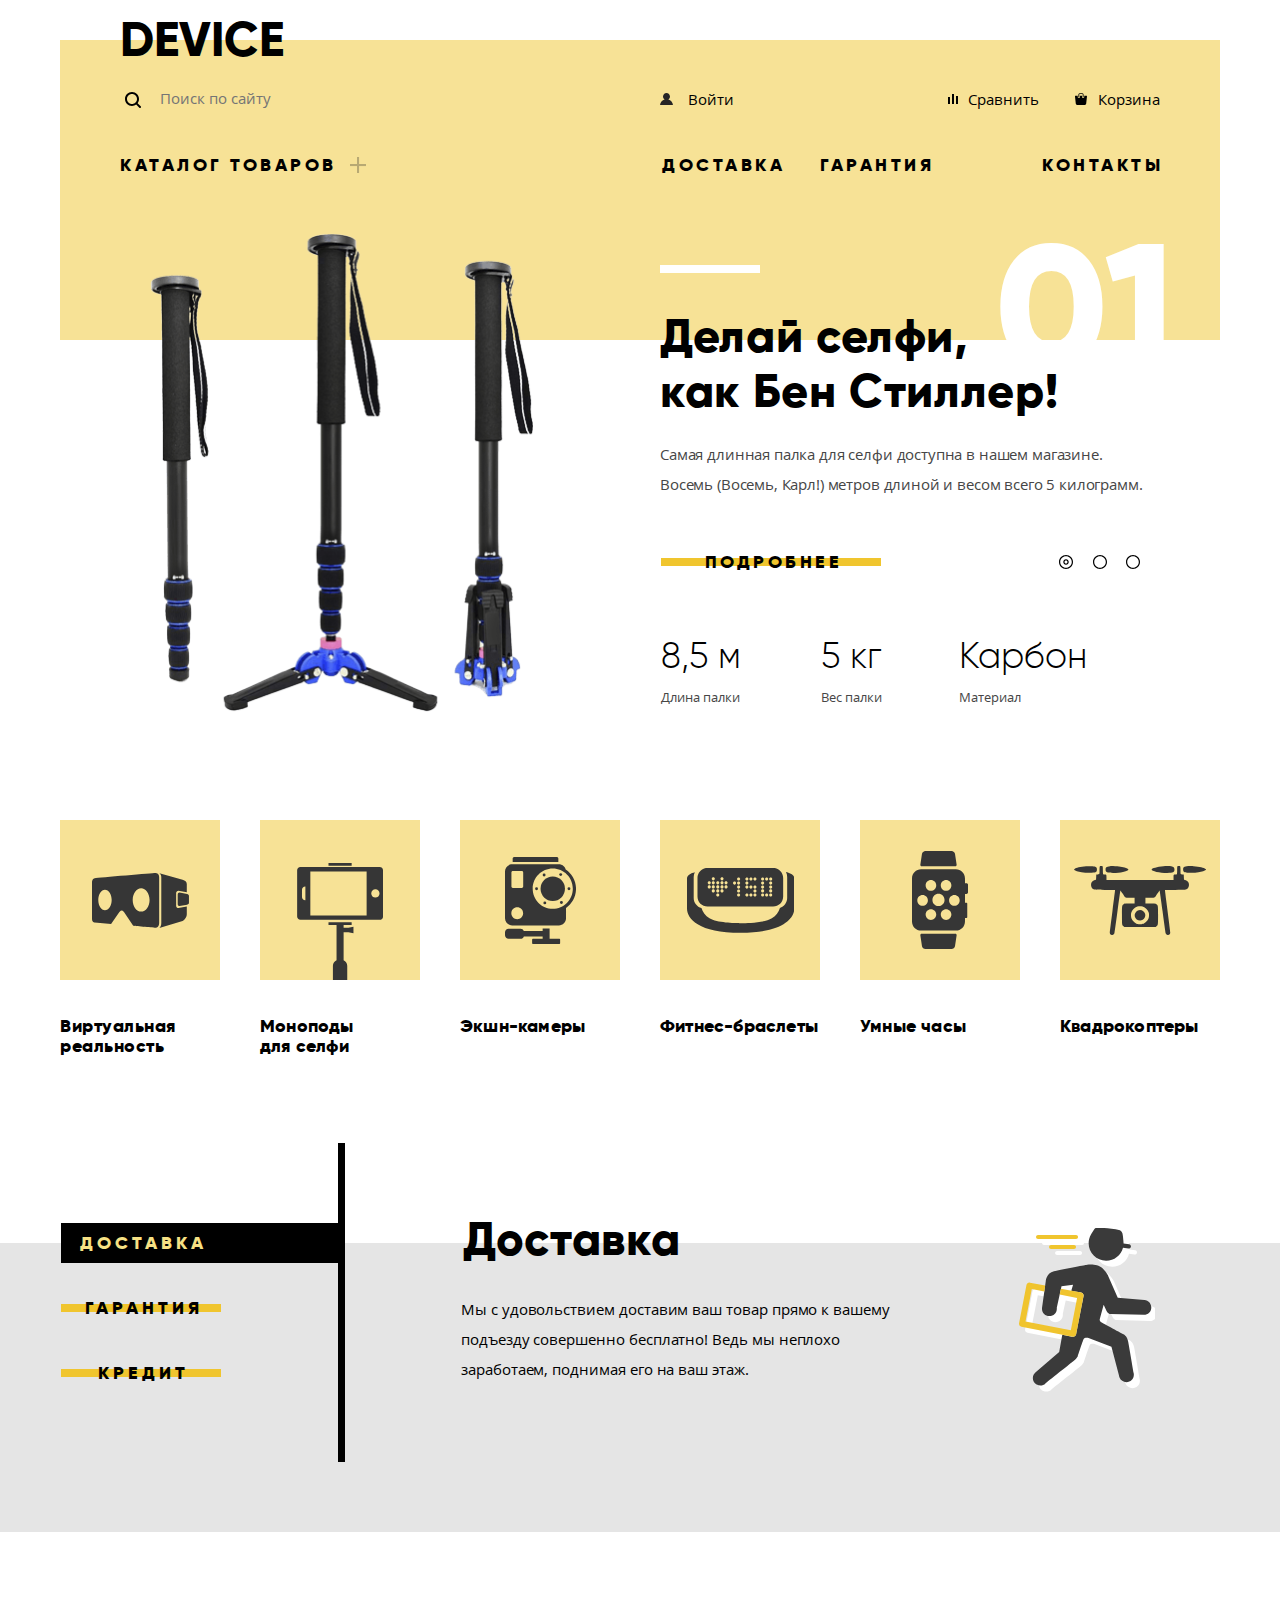
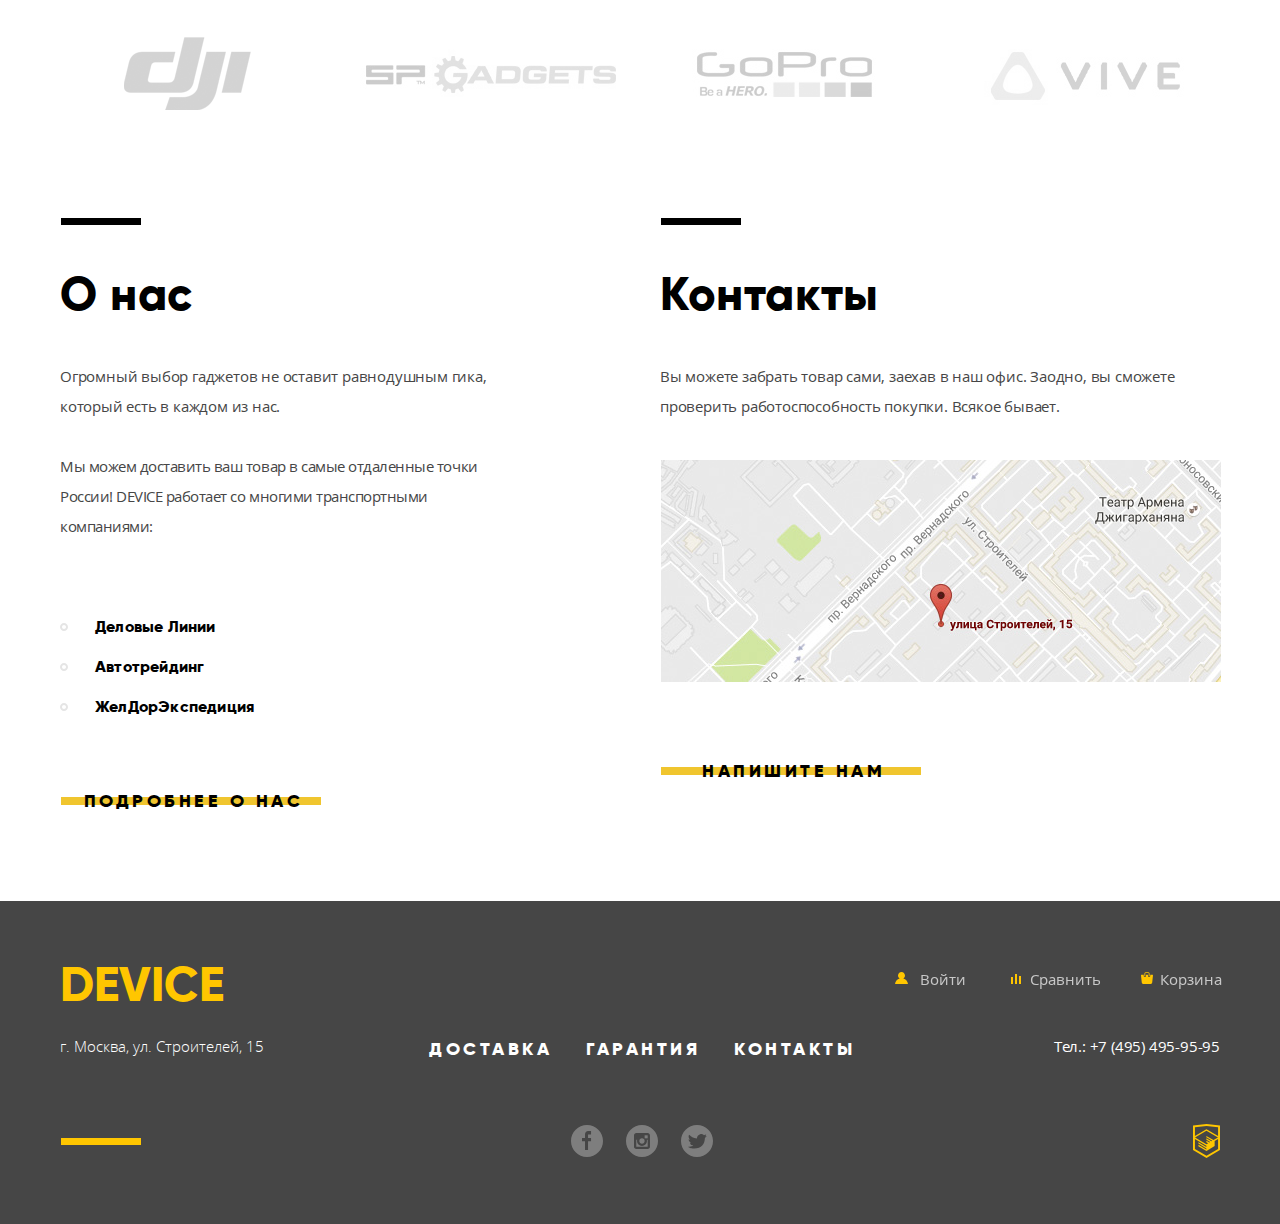
<file: index.html>
<!DOCTYPE html>
<html lang="ru">
  <head>
    <meta charset="utf-8">
    <title>Device</title>
    <link rel="stylesheet" href="css/normalize.css">
    <link rel="stylesheet" href="css/style.min.css">
  </head>
  <body>

    <div class="container">
      <header class="main-header">
        <a class="header-logo" href="#">DEVICE</a>
        <nav class="main-nav">
          <ul class="user-menu pos-flex">
            <li>
              <form action="get" class="user-menu-search">
                <input type="search" name="search" id="search" placeholder="Поиск по сайту">
                <input type="submit" value="Найти" class="btn-search visually-hidden">
              </form>
            </li>
            <li>
              <a href="#" class="user-menu-enter">Войти</a>
            </li>
            <li>
              <a href="#" class="user-menu-compare">Сравнить</a>
            </li>
            <li>
              <a href="#" class="user-menu-cart">Корзина</a>
            </li>
          </ul>
          <ul class="catalog-menu">
            <li class="catalog-menu-open-modal">
              <a href="#" class="catalog-menu-open-modal-trigger">Каталог товаров</a>
              <div class="catalog-modal">
                <ul class="catalog-modal-menu">
                  <li><a href="#">Виртуальная реальность</a></li>
                  <li><a href="catalog.html">Моноподы для селфи</a></li>
                  <li><a href="#">Экшн-камеры</a></li>
                </ul>
                <ul class="catalog-modal-menu">
                  <li><a href="#">Фитнес-браслеты</a></li>
                  <li><a href="#">Умные часы</a></li>
                </ul>
                <ul class="catalog-modal-menu">
                  <li><a href="#">Квадрокоптеры</a></li>
                </ul>
              </div>
            </li>
            <li><a href="#">Доставка</a></li>
            <li><a href="#">Гарантия</a></li>
            <li><a href="#">Контакты</a></li>
          </ul>
        </nav>
      </header>
    </div>

    <main>
      <h1 class="visually-hidden">Главная страница магазина гаджетов "Девайс"</h1>

      <div class="container">
        <section class="slider">
          <h2 class="visually-hidden">Хиты продаж</h2>

          <div class="slider-nav-check">
          </div>

          <input type="radio" id="slide-1" name="slider-nav-checked" class="visually-hidden" checked>
          <label for="slide-1" class="slider-nav-check-1"></label>
          <input type="radio" id="slide-2" name="slider-nav-checked" class="visually-hidden">
          <label for="slide-2" class="slider-nav-check-2"></label>
          <input type="radio" id="slide-3" name="slider-nav-checked" class="visually-hidden">
          <label for="slide-3" class="slider-nav-check-3"></label>

          <div class="slider-item slider-item-1">
            <div class="slider-img">
              <img src="img/slider-1.png" class="slider-pic-1" width="400" alt="Slider picture">
            </div>
            <div class="slider-description">
              <h2>Делай селфи,<br>как Бен Стиллер!</h2>
              <b class="slider-description-number">01</b>
              <p class="slider-description-about">
                Самая длинная палка для селфи доступна в нашем магазине. Восемь (Восемь, Карл!) метров длиной и весом всего 5 килограмм.
              </p>
              <a href="#" class="btn-about">Подробнее</a>
              <table class="slider-description-features">
                <tr>
                  <td>8,5 м</td>
                  <td>5 кг</td>
                  <td>Карбон</td>
                </tr>
                <tr>
                  <td>Длина палки</td>
                  <td>Вес палки</td>
                  <td>Материал</td>
                </tr>
              </table>
            </div>
          </div>
          <div class="slider-item slider-item-2">
            <div class="slider-img">
              <img src="img/slider-2.png" class="slider-pic-2" width="350" alt="Slider picture">
            </div>
            <div class="slider-description">
              <h2>Худеем<br>правильно!</h2>
              <b class="slider-description-number">02</b>
              <p class="slider-description-about">
                Мотивирующие фитнес-браслеты помогут найти в себе силы
                не пропускать занятия и соблюдать диету.
              </p>
              <a href="#" class="btn-about">Подробнее</a>
              <table class="slider-description-features">
                <tr>
                  <td>48 часов</td>
                </tr>
                <tr>
                  <td>Без подзараядки</td>
                </tr>
              </table>
            </div>
          </div>
          <div class="slider-item slider-item-3">
            <div class="slider-img">
              <img src="img/slider-3.png" class="slider-pic-3" width="530" alt="Slider picture">
            </div>
            <div class="slider-description">
              <h2>Порхает как бабочка, жалит как пчела!</h2>
              <b class="slider-description-number">03</b>
              <p class="slider-description-about">
                Этот обычный, на первый взгляд, квадрокоптер оснащен
                мощным лазером, замаскированным под стандартную камеру.
              </p>
              <a href="#" class="btn-about">Подробнее</a>
              <table class="slider-description-features">
                <tr>
                  <td>800 м</td>
                  <td>50 м</td>
                </tr>
                <tr>
                  <td>Дальность полета</td>
                  <td>Радиус поражения</td>
                </tr>
              </table>
            </div>
          </div>
        </section>
      </div>

      <div class="container">
        <section class="categories">
          <h2 class="visually-hidden">Категории товаров</h2>
          <ul class="categories-menu pos-flex">
            <li class="categories-menu-item">
              <a href="#">
                <h3>Виртуальная реальность</h3>
              </a>
            </li>
            <li class="categories-menu-item">
              <a href="catalog.html">
                <h3>Моноподы для селфи</h3>
              </a>
            </li>
            <li class="categories-menu-item">
              <a href="#">
                <h3>Экшн-камеры</h3>
              </a>
            </li>
            <li class="categories-menu-item">
              <a href="#">
                <h3>Фитнес-браслеты</h3>
              </a>
            </li>
            <li class="categories-menu-item">
              <a href="#">
                <h3>Умные часы</h3>
              </a>
            </li>
            <li class="categories-menu-item">
              <a href="#">
                <h3>Квадрокоптеры</h3>
              </a>
            </li>
          </ul>
        </section>
      </div>

      <div class="features-wrapper">
        <div class="container features-container">
          <section class="features">
            <h2 class="visually-hidden">Наши достоинства</h2>

            <input type="radio" id="feature-content-1" name="features-nav-checked" class="visually-hidden" checked>
            <input type="radio" id="feature-content-2" name="features-nav-checked" class="visually-hidden">
            <input type="radio" id="feature-content-3" name="features-nav-checked" class="visually-hidden">

            <nav class="features-nav">
              <ul class="features-nav-list">
                <li><label for="feature-content-1" class="btn-about feature-content-1-btn">Доставка</label></li>
                <li><label for="feature-content-2" class="btn-about feature-content-2-btn">Гарантия</label></li>
                <li><label for="feature-content-3" class="btn-about feature-content-3-btn">Кредит</label></li>
              </ul>
            </nav>

            <div class="feature-content feature-content-1">
              <h2>Доставка</h2>
              <p>
                Мы с удовольствием доставим ваш товар прямо к вашему подъезду совершенно бесплатно! Ведь мы неплохо заработаем, поднимая его на ваш этаж.
              </p>
            </div>
            <div class="feature-content feature-content-2">
              <h2>Гарантия</h2>
              <p>
                Если из-за возгорания купленного у нас товара у вас сгорит дом — не переживайте, мы выдадим вам новый.<br>
                Товар, не дом, конечно же.
              </p>
            </div>
            <div class="feature-content feature-content-3">
              <h2>Кредит</h2>
              <p>
                Залезть в долговую яму стало проще! Кредитные консультанты подберут для вас наиболее выгодные условия кредита. Выгодные для нашего банка, разумеется.
              </p>
            </div>
          </section>
        </div>
      </div>

      <div class="vendors-wrapper">
        <div class="container">
          <section class="vendors">
            <h2 class="visually-hidden">Основные поставщики</h2>
            <ul class="vendors-list pos-flex">
              <li><a href="#"><img src="img/logo-1.png" alt="Ди Джей Ай"></a></li>
              <li><a href="#"><img src="img/logo-2.png" alt="Эс Пи Гаджетс"></a></li>
              <li><a href="#"><img src="img/logo-3.png" alt="Гоу Про"></a></li>
              <li><a href="#"><img src="img/logo-4.png" alt="Вайв"></a></li>
            </ul>
          </section>
        </div>
      </div>

      <div class="container">
        <div class="about-and-contacts">
          <section class="about-us">
            <h2>О нас</h2>
            <p>
              Огромный выбор гаджетов не оставит равнодушным гика, который есть в каждом из нас.
            </p>
            <p>
              Мы можем доставить ваш товар в самые отдаленные точки России! DEVICE работает со многими транспортными компаниями:
            </p>
            <ul class="delivery-list">
              <li><a href="#">Деловые Линии</a></li>
              <li><a href="#">Автотрейдинг</a></li>
              <li><a href="#">ЖелДорЭкспедиция</a></li>
            </ul>
            <a href="#" class="btn btn-about">Подробнее о нас</a>
          </section>

          <section class="contacts">
            <h2>Контакты</h2>
            <p>
              Вы можете забрать товар сами, заехав в наш офис. Заодно, вы сможете проверить работоспособность покупки. Всякое бывает.
            </p>
            <a href="#big-map" class="map" id="map-btn-open"><img src="img/map.jpg" alt="Мы на карте"></a>
            <a href="#form-btn-open" class="btn btn-about" id="form-btn-open">Напишите нам</a>
            <div class="big-map" id="big-map">
              <div class="big-map-bg">
                <!-- <img src="img/map-big.jpg" alt="Мы на карте - крупно"> -->
                <iframe src="https://yandex.ru/map-widget/v1/-/CBakQYc40C" width="960" height="560"></iframe>
                <button class="btn-close" id="map-btn-close"></button>
              </div>
            </div>
            <div class="contacts-form" id="contacts-form">
              <div class="contacts-form-bg">
                <form action="post">
                  <div class="contacts-form-name-email pos-flex">
                    <div class="contacts-form-name">
                      <label for="name">Ваше имя:</label>
                      <input type="text" name="name" id="name" class="form-invalid" placeholder="Представьтесь, пожалуйста">
                    </div>
                    <div class="contacts-form-email">
                      <label for="email">Ваш e-mail:</label>
                      <input type="email" name="email" id="email" class="" placeholder="Для отправки ответа">
                    </div>
                  </div>
                  <div class="contacts-form-text">
                    <label for="message">Текст письма:</label>
                    <textarea name="message" id="message" class="" cols="30" rows="10" placeholder="В свободной форме"></textarea>
                    <input type="submit" class="btn-about" value="Отправить">
                  </div>
                </form>
                <button class="btn-close" id="form-btn-close"></button>
              </div>
            </div>
          </section>
        </div>
      </div>
    </main>

    <div class="footer-wrapper">
      <div class="container">
        <footer class="main-footer pos-flex">

          <div class="main-footer-left">
            <a href="#" class="footer-logo">DEVICE</a>
            <p class="footer-address">г. Москва, ул. Строителей, 15</p>
          </div>

          <div class="main-footer-middle">
            <ul class="footer-features pos-flex">
              <li><a href="#">Доставка</a></li>
              <li><a href="#">Гарантия</a></li>
              <li><a href="#">Контакты</a></li>
            </ul>
            <ul class="footer-social pos-flex">
              <li class="footer-social-fb"><a href="#">facebook</a></li>
              <li class="footer-social-in"><a href="#">instagram</a></li>
              <li class="footer-social-tw"><a href="#">twitter</a></li>
            </ul>
          </div>

          <div class="main-footer-right">
            <ul class="footer-user-menu pos-flex">
              <li><a href="#"><span>Войти</span></a></li>
              <li><a href="#"><span>Сравнить</span></a></li>
              <li><a href="#"><span>Корзина</span></a></li>
            </ul>
            <p class="footer-phone">Тел.: +7 (495) 495-95-95</p>
            <a href="#" class="made-by">Html Academy</a>
          </div>

        </footer>
      </div>
    </div>

  <script src="js/script.min.js"></script>
  </body>
</html>
</file>
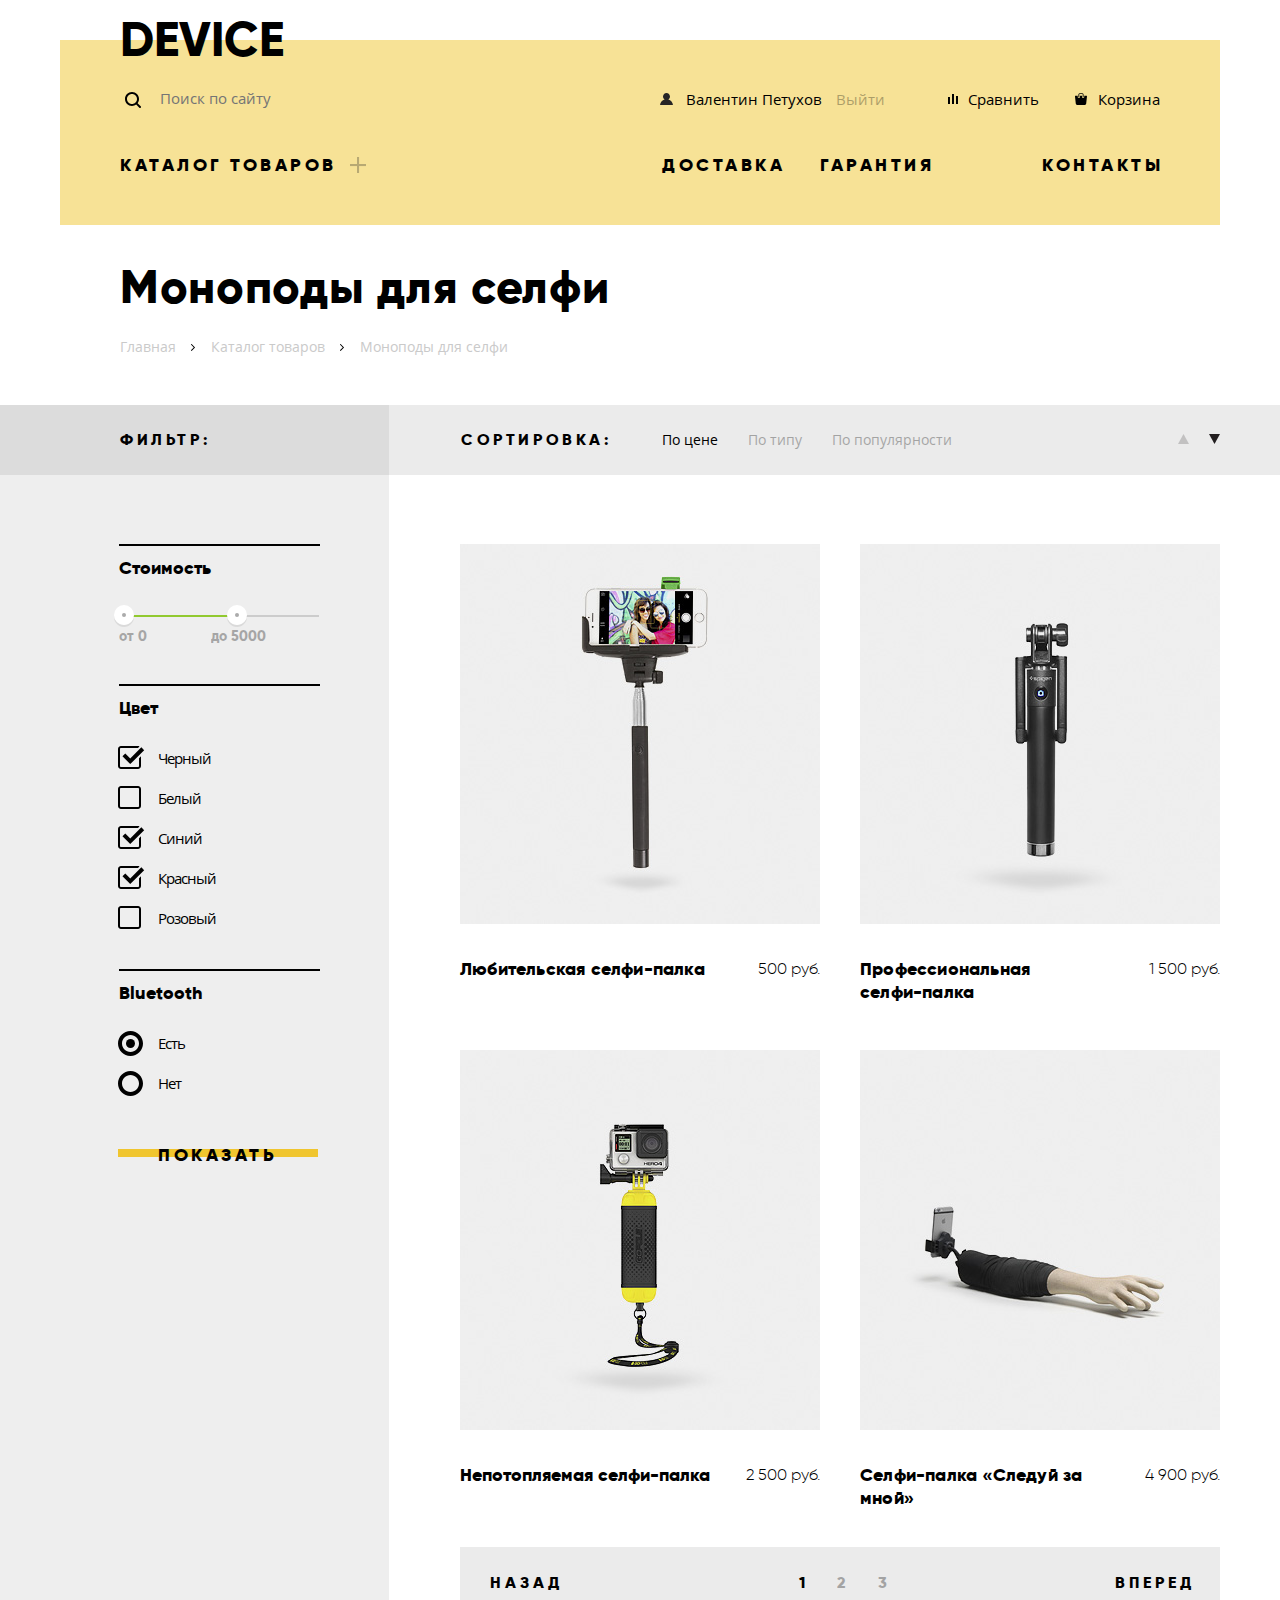
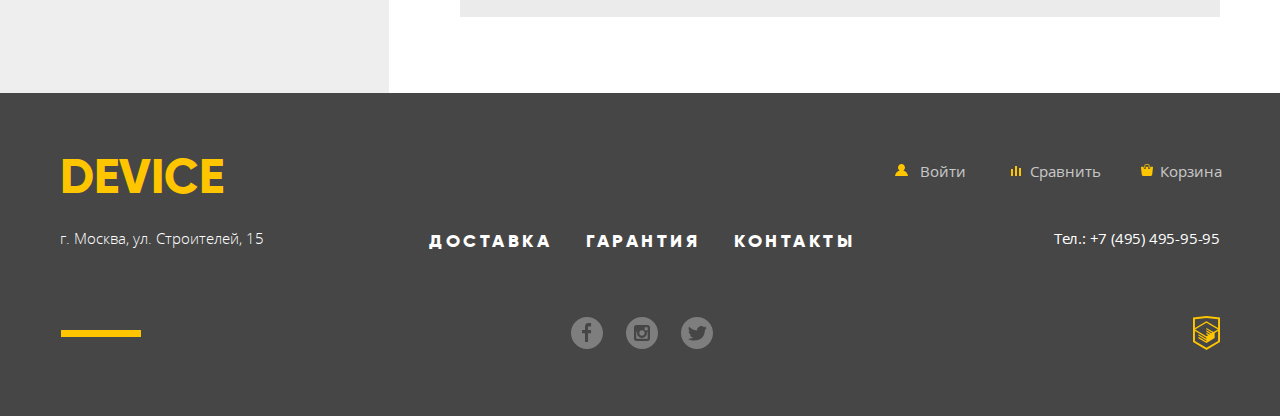
<file: catalog.html>
<!DOCTYPE html>
<html lang="ru">
  <head>
    <meta charset="utf-8">
    <title>Device</title>
    <link rel="stylesheet" href="css/normalize.css">
    <link rel="stylesheet" href="css/style.min.css">
  </head>
  <body>

  <div class="container">
      <header class="main-header-catalog">
        <a class="header-logo" href="index.html">DEVICE</a>
        <nav class="main-nav">
          <ul class="user-menu pos-flex">
            <li>
              <form action="get" class="user-menu-search">
                <input type="search" name="search" id="search" placeholder="Поиск по сайту">
                <input type="submit" value="Найти" class="btn-search visually-hidden">
              </form>
            </li>
            <li class="pos-flex">
              <a href="#" class="catalog-user-name">Валентин Петухов</a>
              <a href="#" class="user-menu-logout">Выйти</a>
            </li>
            <li>
              <a href="#" class="user-menu-compare">Сравнить</a>
            </li>
            <li>
              <a href="#" class="user-menu-cart">Корзина</a>
            </li>
          </ul>
          <ul class="catalog-menu">
            <li class="catalog-menu-open-modal">
              <a href="#" class="catalog-menu-open-modal-trigger">Каталог товаров</a>
              <div class="catalog-modal">
                <ul class="catalog-modal-menu">
                  <li><a href="#">Виртуальная реальность</a></li>
                  <li><a href="#">Моноподы для селфи</a></li>
                  <li><a href="#">Экшн-камеры</a></li>
                </ul>
                <ul class="catalog-modal-menu">
                  <li><a href="#">Фитнес-браслеты</a></li>
                  <li><a href="#">Умные часы</a></li>
                </ul>
                <ul class="catalog-modal-menu">
                  <li><a href="#">Квадрокоптеры</a></li>
                </ul>
              </div>
            </li>
            <li><a href="#">Доставка</a></li>
            <li><a href="#">Гарантия</a></li>
            <li><a href="#">Контакты</a></li>
          </ul>
        </nav>
      </header>
    </div>

    <main>
      <h1 class="visually-hidden">Каталог магазина гаджетов "Девайс"</h1>
      <div class="container">
        <div class="cat-page-header">
            <h2>Моноподы для селфи</h2>
            <ul class="breadcrumbs pos-flex">
              <li class="separator"><a href="#">Главная</a></li>
              <li class="separator"><a href="#">Каталог товаров</a></li>
              <li><a>Моноподы для селфи</a></li>
            </ul>
        </div>
      </div>

      <div class="catalog-wrapper-1">
        <div class="container pos-flex">

          <div class="filter-header pos-flex">
            <h3>Фильтр:</h3>
          </div>

          <div class="filter-result-sorting pos-flex">
            <h3>Сортировка:</h3>
            <ul class="sort-by pos-flex">
              <li class="sort-by-active"><a href="#">По цене</a></li>
              <li><a href="#">По типу</a></li>
              <li><a href="#">По популярности</a></li>
            </ul>
            <div class="sort-dir">
              <a href="#" class="sort-up">up</a>
              <a href="#" class="sort-down sort-active">down</a>
            </div>
          </div>

        </div>
      </div>

      <div class="catalog-wrapper-2">
        <div class="container pos-flex">
          <section class="filter">
            <h2 class="visually-hidden">Выбор товара по параметрам</h2>
            <form action="get">
              <fieldset class="filter-price">
                <span>Стоимость</span>
                <div class="price-range">
                  <div class="price-range-selected"></div>
                  <div class="price-min-selected"></div>
                  <div class="price-max-selected"></div>
                </div>
                <span class="price-min">от 0</span>
                <span class="price-max">до 5000</span>

              </fieldset>
              <fieldset class="filter-color">
                <span>Цвет</span>
                <div>
                  <input type="checkbox" name="color" id="color-black" value="black" class="visually-hidden" checked>
                  <label for="color-black">Черный</label>
                </div>
                <div>
                  <input type="checkbox" name="color" id="color-white" value="white" class="visually-hidden">
                  <label for="color-white">Белый</label>
                </div>
                <div>
                  <input type="checkbox" name="color" id="color-blue" value="blue" class="visually-hidden" checked>
                  <label for="color-blue">Синий</label>
                </div>
                <div>
                  <input type="checkbox" name="color" id="color-red" value="red" class="visually-hidden" checked>
                  <label for="color-red">Красный</label>
                </div>
                <div>
                  <input type="checkbox" name="color" id="color-pink" value="pink" class="visually-hidden">
                  <label for="color-pink">Розовый</label>
                </div>
              </fieldset>

              <fieldset class="filter-bluetooth">
                <span>Bluetooth</span>
                <div>
                  <input type="radio" name="bluetooth" id="bluetooth-yes" value="1" class="visually-hidden" checked>
                  <label for="bluetooth-yes">Есть</label>
                </div>
                <div>
                  <input type="radio" name="bluetooth" id="bluetooth-no" value="0" class="visually-hidden">
                  <label for="bluetooth-no">Нет</label>
                </div>
              </fieldset>

              <input type="submit" class="btn-about" value="Показать">
            </form>
          </section>

          <section class="filter-result">
            <h2 class="visually-hidden">Результаты подобрки товаров каталога</h2>
            <ul class="result-show pos-flex">
              <li>
                <div class="result-show-img">
                  <img src="img/item-1.jpg" alt="Любительская селфи-палка">
                  <div class="result-show-buy visually-hidden">
                    <a class="btn-about">В корзину</a>
                    <a href="#">Добавить в сравнению</a>
                  </div>
                </div>
                <div class="result-show-description pos-flex">
                  <b>Любительская селфи-палка</b>
                  <span>500 руб.</span>
                </div>
              </li>
              <li>
                <div class="result-show-img">
                  <img src="img/item-2.jpg" alt="Профессиональная селфи-палка">
                  <div class="result-show-buy visually-hidden">
                    <a class="btn-about">В корзину</a>
                    <a href="#">Добавить в сравнению</a>
                  </div>
                </div>
                <div class="result-show-description pos-flex">
                  <b>Профессиональная селфи-палка</b>
                  <span>1 500 руб.</span>
                </div>
              </li>
              <li>
                <div class="result-show-img">
                  <img src="img/item-3.jpg" alt="Непотопляемая селфи-палка">
                  <div class="result-show-buy visually-hidden">
                    <a class="btn-about">В корзину</a>
                    <a href="#">Добавить в сравнению</a>
                  </div>
                </div>
                <div class="result-show-description pos-flex">
                  <b>Непотопляемая селфи-палка</b>
                  <span>2 500 руб.</span>
                </div>
              </li>
              <li>
                <div class="result-show-img">
                  <img src="img/item-4.jpg" alt="Селфи-палка 'Следуй за мной'">
                  <div class="result-show-buy visually-hidden">
                    <a class="btn-about">В корзину</a>
                    <a href="#">Добавить в сравнению</a>
                  </div>
                </div>
                <div class="result-show-description pos-flex">
                  <b>Селфи-палка «Следуй за мной»</b>
                  <span>4 900 руб.</span>
                </div>
              </li>
            </ul>

            <nav class="filter-result-pagination pos-flex">
              <b><a href="#">назад</a></b>
              <ul class="filter-result-pagination-pages pos-flex">
                <li><a class="filter-result-pagination-active">1</a></li>
                <li><a href="#">2</a></li>
                <li><a href="#">3</a></li>
              </ul>
              <b><a href="#">вперед</a></b>
            </nav>
          </section>
        </div>
      </div>



    </main>

    <div class="footer-wrapper">
      <div class="container">
        <footer class="main-footer pos-flex">

          <div class="main-footer-left">
            <a href="index.html" class="footer-logo">DEVICE</a>
            <p class="footer-address">г. Москва, ул. Строителей, 15</p>
          </div>

          <div class="main-footer-middle">
            <ul class="footer-features pos-flex">
              <li><a href="#">Доставка</a></li>
              <li><a href="#">Гарантия</a></li>
              <li><a href="#">Контакты</a></li>
            </ul>
            <ul class="footer-social pos-flex">
              <li class="footer-social-fb"><a href="#">facebook</a></li>
              <li class="footer-social-in"><a href="#">instagram</a></li>
              <li class="footer-social-tw"><a href="#">twitter</a></li>
            </ul>
          </div>

          <div class="main-footer-right">
            <ul class="footer-user-menu pos-flex">
              <li><a href="#"><span>Войти</span></a></li>
              <li><a href="#"><span>Сравнить</span></a></li>
              <li><a href="#"><span>Корзина</span></a></li>
            </ul>
            <p class="footer-phone">Тел.: +7 (495) 495-95-95</p>
            <a href="#" class="made-by">Html Academy</a>
          </div>

        </footer>
      </div>
    </div>

  </body>
</html>
</file>
<file: css/style.min.css>
@font-face{font-family:Gilroy;src:url(../fonts/gilroyextrabold.woff2) format("woff2"),url(../fonts/gilroyextrabold.woff) format("woff"),url(../fonts/Gilroyextrabold.ttf) format("ttf");font-weight:700}@font-face{font-family:Gilroy Light;src:url(../fonts/gilroylight.woff2) format("woff2"),url(../fonts/gilroylight.woff) format("woff")}@font-face{font-weight:400;font-family:"OpenSans";font-style:normal;src:url(../fonts/opensans.woff) format("woff"),url(../fonts/opensans.woff2) format("woff2")}@font-face{font-weight:lighter;font-family:"OpenSans Light";font-style:normal;src:url(../fonts/opensanslight.woff) format("woff"),url(../fonts/opensanslight.woff2) format("woff2")}body{margin:0;padding:0;font-family:'Gilroy',Arial,Helvetica,sans-serif;font-size:15px;line-height:30px}*{box-sizing:border-box}.pos-flex{display:flex}.visually-hidden{display:none}a{text-decoration:none;color:#000}ul{list-style:none}h2{font-size:47px;line-height:55px}button{border:none;border-radius:0;padding:0}.container{width:1200px;margin:0 auto;padding:0 20px}.main-header *,.main-header-catalog *{padding:0;margin:0}.main-header,.main-header-catalog{background-color:#f7e296;margin-top:40px;padding-left:60px;padding-top:30px;position:relative}.main-header{min-height:300px}.header-logo{font-size:48px;font-weight:700;line-height:60px;position:absolute;top:-30px;left:60px}.main-nav{width:1040px}.user-menu{font-family:OpenSans,Arial,sans-serif;font-size:15px;line-height:36px;margin-bottom:30px}.user-menu li a{display:block;margin-top:11px}.user-menu li:first-child{width:540px}.user-menu li:nth-child(2){width:280px}.user-menu li:nth-child(3){width:100px}.user-menu li:last-child{margin-left:auto}.user-menu-search{font-family:OpenSans,Arial,sans-serif}.user-menu-search input[type='search']{font-family:inherit;padding-left:40px;padding-top:5px;width:355px;height:50px;background-color:rgba(0,0,0,0);border:none;background-image:url(../img/decor/header-search.svg);background-repeat:no-repeat;background-position:left 5px top 22px}.user-menu-search #search:hover::-moz-placeholder,.user-menu-search #search:hover::-webkit-input-placeholder{color:rgba(0,0,0,.6)}.user-menu-search input[type='search']:focus{height:48px;border-bottom:2px solid #000;color:#000}.user-menu-search input[type='search']:focus + .btn-search{display:inline-block}.user-menu-search input[type='submit']{font-family:inherit;width:85px;height:50px;margin-left:-4px;background-color:rgba(0,0,0,0);border:2px solid #000;border-radius:0}.user-menu-search input[type='submit']:hover{background-color:#000;color:#fff}.user-menu-search input[type='submit']:focus{color:#6a6a6a}.user-menu a{position:relative;padding-left:28px;background-repeat:no-repeat;background-position:center left}.user-menu-enter,.catalog-user-name{background-image:url(../img/decor/header-user.svg)}a.user-menu-compare{background-image:url(../img/decor/header-compare.svg);background-position:center left 8px}a.user-menu-cart{background-image:url(../img/decor/header-cart.svg);background-position:center left 5px}.catalog-menu{font-size:18px;letter-spacing:3.5px;color:#000;font-weight:700;text-transform:uppercase;display:flex}.catalog-menu li:first-child{min-width:250px;margin-right:290px}.catalog-menu li:nth-child(2){padding-left:2px;min-width:160px}.catalog-menu li:last-child{margin-left:auto;margin-right:-3px}.catalog-menu-open-modal-trigger{width:250px;display:inline-block;background-image:url(../img/btn-plus.png);background-repeat:no-repeat;background-position:center left 230px}.catalog-modal{width:1040px;min-height:165px;position:absolute;bottom:0;padding-top:25px;background-color:#f7e296;z-index:20;display:none}.catalog-modal a{font-family:OpenSans,Arial,sans-serif;font-size:15px;line-height:36px;text-transform:none;font-weight:400;letter-spacing:0}.catalog-menu-open-modal:hover .catalog-modal{display:flex}.catalog-modal-menu:first-child{width:240px}.catalog-modal-menu:nth-child(2){width:200px}.main-header a:hover,.main-header-catalog a:hover,.catalog-menu-open-modal:hover .catalog-menu-open-modal-trigger{color:rgba(0,0,0,.6)}.main-header a:focus,.main-header-catalog a:focus{color:rgba(0,0,0,.3)}.slider{margin:0 auto;margin-top:-110px;margin-bottom:65px;width:1040px;position:relative}.slider-item{display:none;min-height:525px}.slider-img{min-width:540px;text-align:left;padding-left:30px;z-index:1}.slider-img img{max-width:75%}.slider-description{min-width:504px;margin-left:auto;position:relative;padding-top:40px}.slider-description::before{content:"";display:table;position:absolute;width:100px;height:8px;background-color:#fff;top:35px;left:0}.slider-description h2{position:relative;z-index:2;letter-spacing:.65px}.slider-description a{margin-top:43px}.slider-description-number{position:absolute;color:#fff;font-size:179.2px;line-height:179.2px;top:-12px;padding:0;right:-12px}.slider-description-about{font-family:OpenSans,Arial,sans-serif;font-size:15px;line-height:30px;color:#464646;margin-top:-19px;padding-right:10px;letter-spacing:-.15px}.btn-about{cursor:pointer;padding-top:5px;margin-left:1px;padding-left:5px;font-family:inherit;font-size:18px;font-weight:700;text-transform:uppercase;letter-spacing:3.5px;display:block;text-align:center;border:none;border-radius:0;width:220px;height:40px;background:linear-gradient(0,transparent 0,transparent 40%,#f0c52e 40%,#f0c52e 60%,transparent 60%)}.btn-about:hover,.btn-about:focus{background-color:#f0c52e}.btn-about:focus{color:rgba(0,0,0,.3)}.slider-description-features{margin-top:56px;margin-left:-2px}.slider-description-features tr:first-child{font-family:Gilroy Light,Arial,sans-serif}.slider-description-features tr:first-child{font-size:36px}.slider-description-features tr:last-child{font-family:OpenSans,Arial,sans-serif;font-size:13px;color:#464646;height:45px}.slider-description-features td{width:158px}.slider-description-features td:nth-child(2){width:136px}.slider-nav-check-1,.slider-nav-check-2,.slider-nav-check-3{position:absolute;top:325px;z-index:30;display:inline-block;width:14px;height:14px;background-repeat:no-repeat;background-size:cover}.slider-nav-check-1{right:87px;background-image:url(../img/slider-button-empty.svg)}.slider-nav-check-2{right:53px;background-image:url(../img/slider-button-empty.svg)}.slider-nav-check-3{right:20px;background-image:url(../img/slider-button-empty.svg)}input#slide-1:checked~.slider-item-1,input#slide-2:checked~.slider-item-2,input#slide-3:checked~.slider-item-3{display:flex}input#slide-1:checked + .slider-nav-check-1,input#slide-2:checked + .slider-nav-check-2,input#slide-3:checked + .slider-nav-check-3{background-image:url(../img/slider-button-active.svg)}.categories{margin-bottom:169px}.categories-menu{justify-content:space-between;flex-wrap:wrap;padding:0}.categories-menu h3{padding-top:18px;font-size:18px;line-height:20px;letter-spacing:.2px}.categories-menu li:first-child a h3{letter-spacing:.5px}.categories-menu li:nth-child(2) a{padding-right:40px}.categories-menu a{display:block}.categories-menu-item{position:relative;width:160px}.categories-menu-item a::before{content:"";display:table;width:160px;height:160px;background-color:#f7e296;background-repeat:no-repeat;background-position:50% 50%}.categories-menu-item a::after{position:absolute;top:0;left:0;content:"";display:table;width:160px;height:160px;background-repeat:no-repeat;background-position:50% 50%}.categories-menu li:first-child a::after{background-image:url(../img/decor/popular-1.svg)}.categories-menu li:nth-child(2) a::after{background-image:url(../img/decor/popular-2.svg);background-position:50% 100%}.categories-menu li:nth-child(3) a::after{background-image:url(../img/decor/popular-3.svg)}.categories-menu li:nth-child(4) a::after{background-image:url(../img/decor/popular-4.svg)}.categories-menu li:nth-child(5) a::after{background-image:url(../img/decor/popular-5.svg)}.categories-menu li:last-child a::after{background-image:url(../img/decor/popular-6.svg)}.categories-menu-item a:hover::before{background-color:#f0c52e}.categories-menu-item a:focus h3,.categories-menu a:focus::after{opacity:.5}.features-wrapper{width:100%;min-height:278px;background-color:#e5e5e5;margin-bottom:50px}.features-container{position:relative;top:-100px}.features{display:flex}.features-nav{width:285px;min-height:319px;border-right:7px solid #000}.features-nav ul{padding:0;margin:0;margin-top:80px}.features-nav li{margin-bottom:25px}.feature-content{display:none;background-repeat:no-repeat;background-position:556px 85px;width:735px;padding-top:30px;padding-right:300px;margin-left:118px}.feature-content h2{letter-spacing:.7px}.feature-content p{font-family:OpenSans,Arial,sans-serif;margin-left:-2px;margin-top:-12px;letter-spacing:-.06px}.feature-content-1{background-image:url(../img/decor/services-delivery.svg)}.feature-content-2{background-image:url(../img/decor/services-warranty.svg)}.feature-content-3{background-image:url(../img/decor/services-credit.svg)}.btn{cursor:pointer;border:none;padding-top:1px;font-family:inherit;font-size:18px;font-weight:700;text-transform:uppercase;display:block;width:160px;height:40px;background:linear-gradient(0,transparent 0,transparent 40%,#f0c52e 40%,#f0c52e 60%,transparent 60%)}.features-nav-list label{width:160px;margin-right:117px;letter-spacing:4px}.features-nav-list label:hover{background:#f0c52e}input#feature-content-1:checked~.feature-content-1,input#feature-content-2:checked~.feature-content-2,input#feature-content-3:checked~.feature-content-3{display:block}input#feature-content-1:checked~nav label.feature-content-1-btn,input#feature-content-2:checked~nav label.feature-content-2-btn,input#feature-content-3:checked~nav label.feature-content-3-btn{width:277px;margin-right:0;padding-right:117px;background:#000;color:#f7e184}.vendors-wrapper{margin-top:-80px;background-color:#fff}.vendors{padding-top:78px;margin-bottom:83px}.vendors-list{flex-wrap:wrap;padding:0}.vendors-list img{filter:saturate(0);opacity:.2}.vendors-list img:hover{filter:saturate(1);opacity:1}.vendors-list li:not(:last-child){margin-right:40px}.about-and-contacts{display:flex;justify-content:space-between;min-height:575px;margin-bottom:80px}.about-and-contacts h2{padding-top:3px;letter-spacing:.6px}.btn-close{width:55px;height:55px;border-radius:50%;position:absolute;top:25px;right:25px;background-image:url(../img/decor/modal-close.svg);opacity:.5}.btn-close:hover{opacity:1}.btn-close:focus{opacity:.3}.big-map,.contacts-form{display:none;align-items:center;justify-content:center;position:fixed;top:0;left:0;width:100%;height:100%;background-color:rgba(0,0,0,.5);z-index:10}.contacts-form-bg{position:relative;width:960px;min-height:555px;padding:100px;background-color:#fff;font-size:18px;line-height:18px;font-weight:700}.contacts-form-name-email.pos-flex{justify-content:space-between}.contacts-form-name-email input{width:100%;height:50px}.contacts-form-email,.contacts-form-name{flex-basis:360px}.contacts-form-name-email input,.contacts-form-text textarea{background-color:#f2f2f2;border:none;padding:20px;margin-top:8px;font-family:OpenSans,Arial,sans-serif;font-size:14px;line-height:18px;color:#464646}.contacts-form-name-email input::-moz-placeholder,.contacts-form-text textarea::-moz-placeholder{opacity:.4}.contacts-form-name-email input::-webkit-input-placeholder,.contacts-form-text textarea::-webkit-input-placeholder{opacity:.4}.contacts-form-name-email input:hover,.contacts-form-text textarea:hover{background-color:#eaeaea}.contacts-form-name-email input:focus,.contacts-form-text textarea:focus{padding:18px;background-color:#fff;border:2px solid #f7e296}.contacts-form-name-email input:focus::-moz-placeholder,.contacts-form-text textarea:focus::-moz-placeholder{opacity:1}.contacts-form-name-email input:focus::-webkit-input-placeholder,.contacts-form-text textarea:focus::-webkit-input-placeholder{opacity:1}.contacts-form-name-email input.form-invalid,.contacts-form-text textarea.form-invalid{background-color:#f6dada}.contacts-form-name-email{margin-bottom:33px}.contacts-form-text textarea{width:760px;height:150px;margin-bottom:50px}.contacts-form input[type="submit"]{width:200px;letter-spacing:2px}.big-map-bg{position:absolute;align-items:center;justify-content:center;width:960px;min-height:560px}.about-and-contacts section{width:560px}.about-and-contacts section:before{content:"";display:table;width:80px;border-top:7px solid #000;margin-left:1px}.about-and-contacts .btn{width:260px;padding-top:5px}.about-and-contacts p{font-family:OpenSans,Arial,sans-serif;color:#464646}.about-us{padding-right:65px}.about-us p{margin-bottom:30px;letter-spacing:-.2px;padding-right:31px}.about-us p:last-of-type{letter-spacing:-.48px}.contacts p{margin-bottom:35px;letter-spacing:-.2px}.contacts .map{margin-top:4px;margin-left:1px;display:inline-block;margin-bottom:59px}.delivery-list{padding:0;padding-top:36px;padding-bottom:54px;margin:0}.delivery-list li{padding-left:35px;background-image:url(../img/decor/about-us-item.svg);background-repeat:no-repeat;background-position:center left -5px;font-size:16px;line-height:40px;font-weight:700;letter-spacing:.2px}.footer-wrapper{width:100%;min-height:323px;background-color:#464646}.main-footer *{color:#fff}.main-footer-left{margin-top:60px;margin-right:125px}.main-footer-left:after{content:"";display:table;width:80px;border-bottom:7px solid #ffc600;padding-top:62px;margin-left:1px}.footer-logo{font-size:48px;font-weight:700;color:#ffc600;line-height:48px;}.footer-address{font-family:OpenSans Light,Arial,sans-serif;font-weight:300;padding-top:5px}.main-footer-middle{margin-top:115px}.footer-features{text-transform:uppercase;font-size:18px;font-weight:700;letter-spacing:3.5px}.footer-features li:first-child,.footer-features li:nth-child(2){margin-right:34px}.footer-social{justify-content:center;margin-top:61px}.footer-social a{color:rgba(0,0,0,0);font-size:1px;overflow:hidden;display:block;min-height:32px;min-width:32px}.footer-social li{margin-right:23px}.footer-social li:last-child{margin-right:0}.footer-social a{background-repeat:no-repeat;opacity:.3}.footer-social-fb a{background-image:url(../img/fb.svg)}.footer-social-in a{background-image:url(../img/insta.svg)}.footer-social-tw a{background-image:url(../img/twitter.svg)}.main-footer-right{font-family:OpenSans,Arial,sans-serif;font-weight:300;margin-left:auto;margin-top:48px;text-align:right}.main-footer-right ul{padding:0}.footer-user-menu li{position:relative;min-width:50px;margin-left:40px}.footer-user-menu li:first-child{margin-left:0;margin-right:5px}.footer-user-menu li:last-child{margin-right:-2px}.footer-user-menu li:first-child span{padding-left:25px}.footer-user-menu span{padding-left:19px;background-repeat:no-repeat;background-position:center left}.footer-user-menu li:first-child a::before,.footer-user-menu li:nth-child(2) a::before,.footer-user-menu li:last-child a::before{content:"";display:table;position:absolute;bottom:9px;min-width:13px;min-height:13px;background-repeat:no-repeat}.footer-user-menu li:first-child a::before{background-image:url(../img/decor/footer-user.svg)}.footer-user-menu li:nth-child(2) a::before{background-image:url(../img/decor/footer-compare.svg);bottom:7px}.footer-user-menu li:last-child a::before{background-image:url(../img/decor/footer-cart.svg);margin-right:0}.footer-phone{margin-top:37px;letter-spacing:-.2px}.made-by{color:rgba(0,0,0,0);font-size:1px;overflow:hidden;display:inline-block;background-image:url(../img/logo-html.svg);background-repeat:no-repeat;min-width:27px;min-height:35px;margin-top:48px}.footer-logo:hover,.footer-features a:hover,.made-by:hover{opacity:.6}.footer-logo:focus,.footer-features a:focus,.made-by:focus{opacity:.3}.footer-user-menu a span{opacity:.7}.footer-user-menu a:hover span{opacity:1}.footer-user-menu a:focus span{opacity:.3}.footer-user-menu a:hover::before{opacity:.6}.footer-user-menu a:focus::before{opacity:.3}.footer-social a:hover{opacity:.6}.footer-social a:focus{opacity:.1}.user-name{padding-right:18px}.main-header-catalog{min-height:185px}.catalog-modal{top:135px;left:0;width:1160px;padding-left:60px}a.catalog-user-name{width:162px;margin-top:-2px;padding-left:26px;background-position-y:12px}a.user-menu-logout{display:inline-block;opacity:.3;width:100px;padding-left:14px}.catalog-wrapper-1{width:100%;background:linear-gradient(90deg,#dcdcdc 0,#dcdcdc 50%,#ebebeb 50%)}.catalog-wrapper-2{width:100%;background:linear-gradient(90deg,#eee 0,#eee 50%,#fff 50%)}.breadcrumbs a{color:#cacaca}.breadcrumbs a:hover{color:#8d8d8d}.breadcrumbs a:focus{color:#eee}.filter-header,.filter{min-width:329px}.filter-result-sorting{background-color:#ebebeb}.filter-result{background-color:#fff}.cat-page-header{padding-left:60px;margin-bottom:43px}.cat-page-header h2{margin-top:35px;letter-spacing:.7px}.breadcrumbs{padding:0;font-size:14px;font-family:OpenSans,Arial,sans-serif;margin-top:-22px}.separator{padding-right:35px;background-image:url(../img/decor/nav-arrow.svg);background-repeat:no-repeat;background-position:center right 16px}.result-show{flex-wrap:wrap;margin:0;padding:0;margin-top:69px;margin-left:71px}.result-show li:nth-child(odd){margin-right:40px}.result-show li:first-child b{letter-spacing:.2px}.result-show li:nth-child(2) b{padding-right:30px;letter-spacing:.2px}.result-show li:last-child b{letter-spacing:.2px}.catalog-wrapper-1 h3{text-transform:uppercase;letter-spacing:3.6px;font-size:16px}.filter-header,.filter-result-sorting{line-height:38px}.filter-header{padding-left:60px;align-items:center}.filter form{margin-top:69px;margin-left:57px}.filter fieldset{width:201px;border:none;border-top:2px solid #000;margin-bottom:2px;padding:0;padding-top:7px}.filter span{display:inline-block;font-weight:700;padding-bottom:30px;font-size:18px}.price-range{position:relative;width:200px;height:2px;background-color:#ccc;margin-top:2px}.price-range-selected{width:120px;height:2px;background-color:#91c92f}.price-min-selected,.price-max-selected{position:absolute;top:-10px;content:"";display:table;min-width:23px;min-height:23px;background-image:url(../img/decor/filter-button.svg);background-repeat:no-repeat}.price-min-selected{left:-5px}.price-max-selected{left:108px;}.price-min-selected:hover,.price-max-selected:hover{cursor:pointer}span.price-min,span.price-max{margin-top:5px;font-size:14px;opacity:.3;font-weight:400}span.price-min{margin-right:60px}.filter-color span,.filter-bluetooth span{padding-bottom:20px}.filter-color div,.filter-bluetooth div{margin-left:-1px;margin-bottom:9px;height:31px}.filter-color label,.filter-bluetooth label{display:inline-block;font-family:OpenSans,Arial,sans-serif;padding-left:40px;background-repeat:no-repeat;background-position-y:3px;letter-spacing:-1px}.filter-color label{background-image:url(../img/decor/checkbox-off.svg)}.filter-color input:checked + label{background-image:url(../img/decor/checkbox-on.svg)}.filter-bluetooth{margin-top:26px}.filter-bluetooth label{background-image:url(../img/decor/radio-off.svg)}.filter-bluetooth input:checked + label{background-image:url(../img/decor/radio-on.svg)}.filter input[type=submit]{margin-top:25px;width:200px}.filter-result-sorting{align-items:center;width:830px;padding-left:72px}.filter-result-sorting h3{margin-right:10px}.sort-by a{margin-right:30px;font-family:OpenSans,Arial,sans-serif;font-size:14px;opacity:.3}.sort-by-active a{opacity:1}.sort-dir{margin-left:auto;margin-right:-2px;margin-top:2px;text-align:right}.sort-dir a{overflow:hidden;color:rgba(0,0,0,0);width:12px;height:12px;background-repeat:no-repeat;display:inline-block;margin-left:15px}.sort-up{background-image:url(../img/decor/icon-up-dir.svg);opacity:.2}.sort-down{background-image:url(../img/decor/icon-down-dir.svg)}.result-show-description{justify-content:space-between;line-height:1.25;margin-top:24px;margin-bottom:47px}.result-show-description b{font-size:18px;width:260px}.result-show-description span{font-size:16px;margin-top:1px}.result-show-description span{margin-top:1px;font-family:Gilroy Light,Arial,Helvetica,sans-serif}.result-show-img{position:relative}.result-show-buy{position:absolute;top:55%;left:50%;transform:translate(-50%,-50%);z-index:1;text-align:center}.result-show-img::after{content:"";display:none;position:absolute;top:0;left:0;width:100%;min-height:380px;background-color:#eee;opacity:.7}.result-show-img:hover::after,.result-show-img:hover .result-show-buy{display:block}.filter-result-pagination{justify-content:space-between;align-items:center;width:760px;min-height:70px;padding:0 30px;background-color:#ebebeb;margin-left:71px;margin-top:-9px;margin-bottom:76px;font-size:16px;text-transform:uppercase;letter-spacing:4px}.filter-result-pagination b a{display:block;min-height:70px;padding-top:21px}.filter-result-pagination b:last-child a{margin-right:-5px}.filter-result-pagination-pages a{font-weight:700;margin-right:28px;opacity:.3}.filter-result-pagination-pages{padding-top:1px}.filter-result-pagination-pages .filter-result-pagination-active{opacity:1}
</file>
